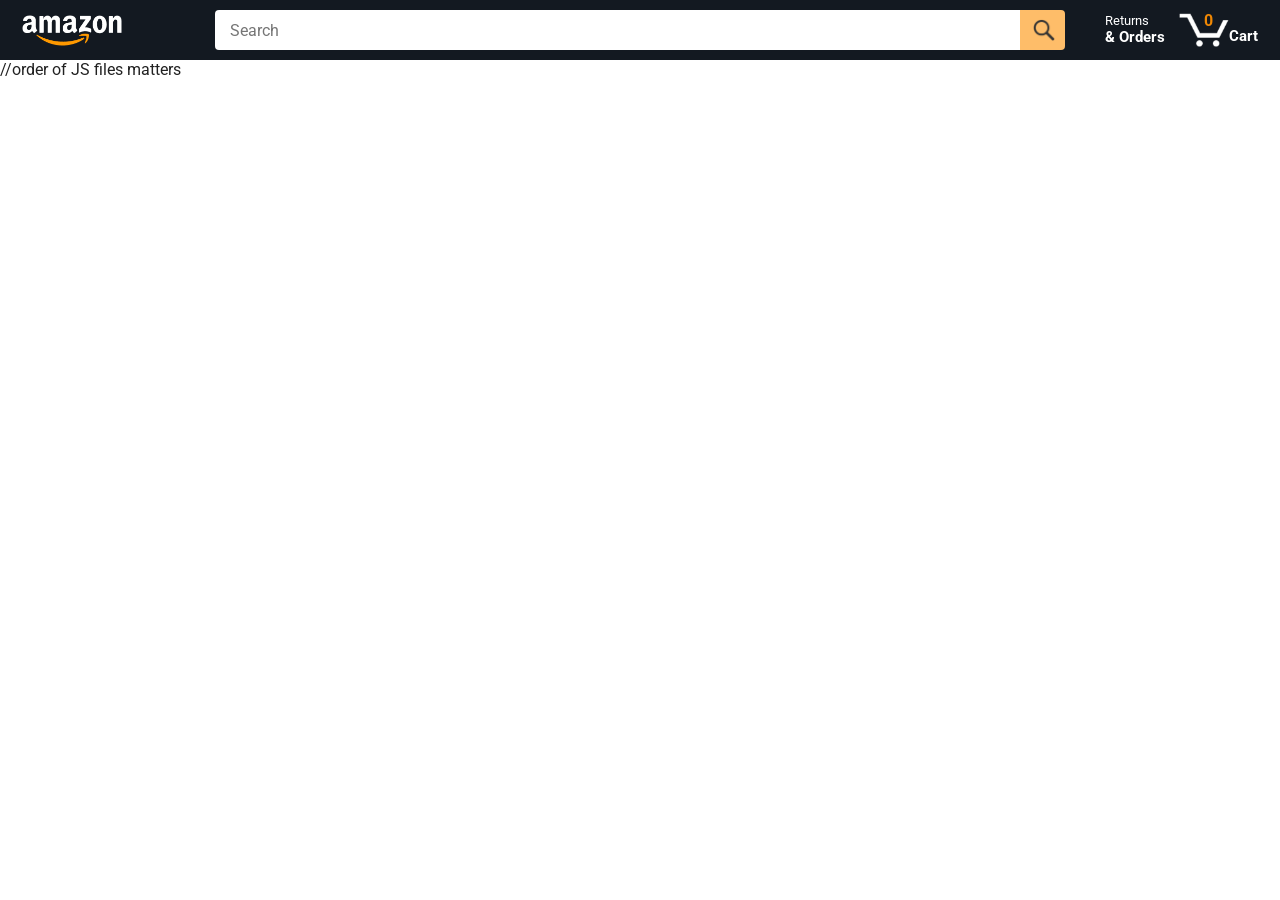
<file: index.html>
<!DOCTYPE html>
<html>
  <head>
    <title>Amazon Project</title>

    <!-- This code is needed for responsive design to work.
      (Responsive design = make the website look good on
      smaller screen sizes like a phone or a tablet). -->
    <meta name="viewport" content="width=device-width, initial-scale=1">

    <!-- Load a font called Roboto from Google Fonts. -->
    <link rel="preconnect" href="https://fonts.googleapis.com">
    <link rel="preconnect" href="https://fonts.gstatic.com" crossorigin>
    <link href="https://fonts.googleapis.com/css2?family=Roboto:wght@400;500;700&display=swap" rel="stylesheet">

    <!-- Here are the CSS files for this page. -->
    <link rel="stylesheet" href="styles/shared/general.css">
    <link rel="stylesheet" href="styles/shared/amazon-header.css">
    <link rel="stylesheet" href="styles/pages/amazon.css">
  </head>
  <body>
    <div class="amazon-header">
      <div class="amazon-header-left-section">
        <a href="amazon.html" class="header-link">
          <img class="amazon-logo"
            src="images/amazon-logo-white.png">
          <img class="amazon-mobile-logo"
            src="images/amazon-mobile-logo-white.png">
        </a>
      </div>

      <div class="amazon-header-middle-section">
        <input class="search-bar" type="text" placeholder="Search">

        <button class="search-button">
          <img class="search-icon" src="images/icons/search-icon.png">
        </button>
      </div>

      <div class="amazon-header-right-section">
        <a class="orders-link header-link" href="orders.html">
          <span class="returns-text">Returns</span>
          <span class="orders-text">& Orders</span>
        </a>

        <a class="cart-link header-link" href="checkout.html">
          <img class="cart-icon" src="images/icons/cart-icon.png">
          <div class="cart-quantity">0</div>
          <div class="cart-text">Cart</div>
        </a>
      </div>
    </div>
    
    <div class="main">
      <div class="products-grid">
        <!-- <div class="product-container">
          <div class="product-image-container">
            <img class="product-image"
              src="images/products/athletic-cotton-socks-6-pairs.jpg">
          </div>

          <div class="product-name limit-text-to-2-lines">
            Black and Gray Athletic Cotton Socks - 6 Pairs
          </div>

          <div class="product-rating-container">
            <img class="product-rating-stars"
              src="images/ratings/rating-45.png">
            <div class="product-rating-count link-primary">
              87
            </div>
          </div>

          <div class="product-price">
            $10.90
          </div>

          <div class="product-quantity-container">
            <select>
              <option selected value="1">1</option>
              <option value="2">2</option>
              <option value="3">3</option>
              <option value="4">4</option>
              <option value="5">5</option>
              <option value="6">6</option>
              <option value="7">7</option>
              <option value="8">8</option>
              <option value="9">9</option>
              <option value="10">10</option>
            </select>
          </div>

          <div class="product-spacer"></div>

          <div class="added-to-cart">
            <img src="images/icons/checkmark.png">
            Added
          </div>

          <button class="add-to-cart-button button-primary">
            Add to Cart
          </button>
        </div>

        <div class="product-container">
          <div class="product-image-container">
            <img class="product-image"
              src="images/products/intermediate-composite-basketball.jpg">
          </div>

          <div class="product-name limit-text-to-2-lines">
            Intermediate Size Basketball
          </div>

          <div class="product-rating-container">
            <img class="product-rating-stars"
              src="images/ratings/rating-40.png">
            <div class="product-rating-count link-primary">
              127
            </div>
          </div>

          <div class="product-price">
            $20.95
          </div>

          <div class="product-quantity-container">
            <select>
              <option selected value="1">1</option>
              <option value="2">2</option>
              <option value="3">3</option>
              <option value="4">4</option>
              <option value="5">5</option>
              <option value="6">6</option>
              <option value="7">7</option>
              <option value="8">8</option>
              <option value="9">9</option>
              <option value="10">10</option>
            </select>
          </div>

          <div class="product-spacer"></div>

          <div class="added-to-cart">
            <img src="images/icons/checkmark.png">
            Added
          </div>

          <button class="add-to-cart-button button-primary">
            Add to Cart
          </button>
        </div>

        <div class="product-container">
          <div class="product-image-container">
            <img class="product-image"
              src="images/products/adults-plain-cotton-tshirt-2-pack-teal.jpg">
          </div>

          <div class="product-name limit-text-to-2-lines">
            Adults Plain Cotton T-Shirt - 2 Pack
          </div>

          <div class="product-rating-container">
            <img class="product-rating-stars"
              src="images/ratings/rating-45.png">
            <div class="product-rating-count link-primary">
              56
            </div>
          </div>

          <div class="product-price">
            $7.99
          </div>

          <div class="product-quantity-container">
            <select>
              <option selected value="1">1</option>
              <option value="2">2</option>
              <option value="3">3</option>
              <option value="4">4</option>
              <option value="5">5</option>
              <option value="6">6</option>
              <option value="7">7</option>
              <option value="8">8</option>
              <option value="9">9</option>
              <option value="10">10</option>
            </select>
          </div>

          <div class="product-spacer"></div>

          <div class="added-to-cart">
            <img src="images/icons/checkmark.png">
            Added
          </div>

          <button class="add-to-cart-button button-primary">
            Add to Cart
          </button>
        </div> -->
      </div>
    </div>
    <script type="module" src="scripts/amazon.js"></script> //order of JS files matters
  </body>
</html>
</file>
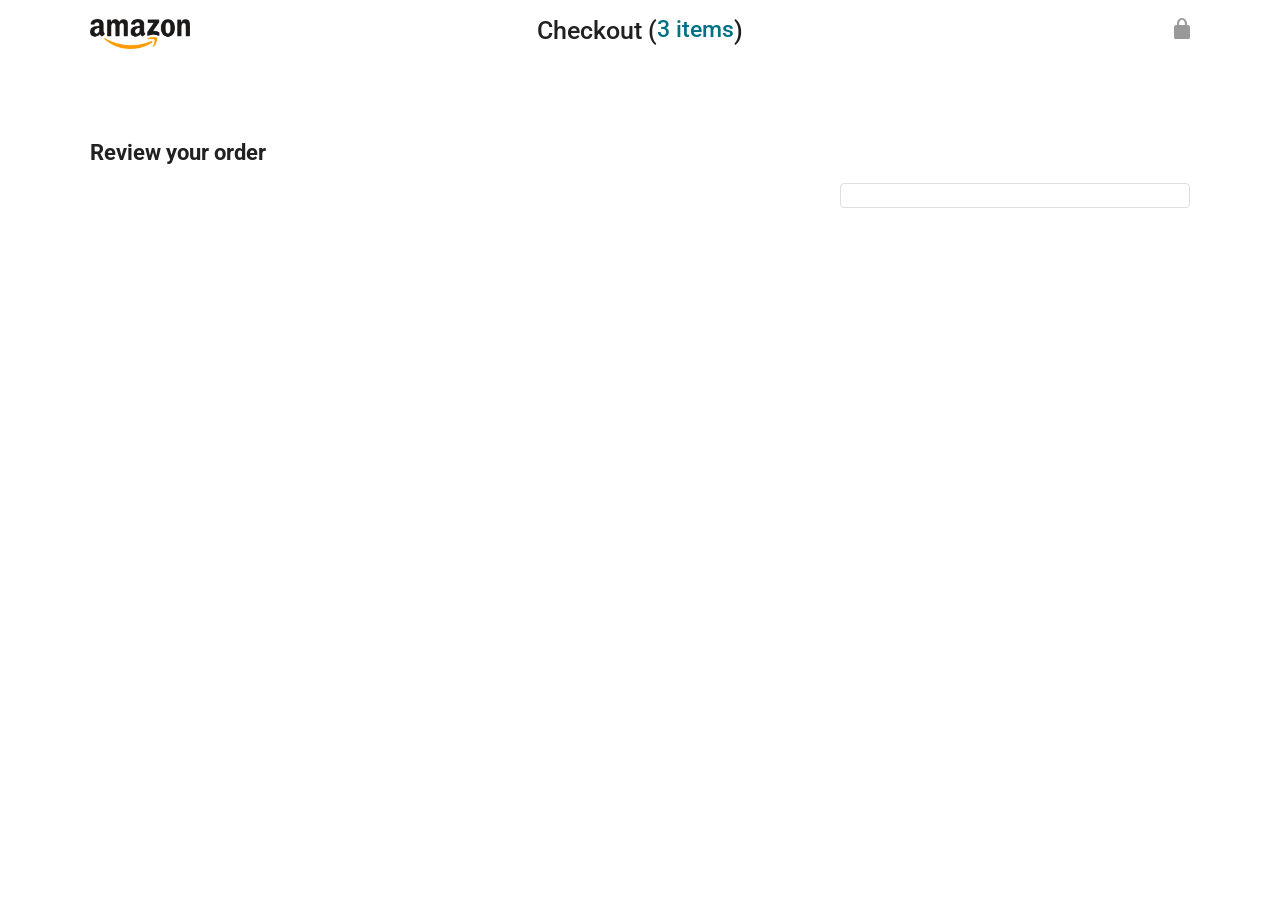
<file: checkout.html>
<!DOCTYPE html>
<html>
  <head>
    <title>Checkout</title>

    <!-- This code is needed for responsive design to work.
      (Responsive design = make the website look good on
      smaller screen sizes like a phone or a tablet). -->
    <meta name="viewport" content="width=device-width, initial-scale=1"> 

    <!-- Load a font called Roboto from Google Fonts. -->
    <link rel="preconnect" href="https://fonts.googleapis.com">
    <link rel="preconnect" href="https://fonts.gstatic.com" crossorigin>
    <link href="https://fonts.googleapis.com/css2?family=Roboto:wght@400;500;700&display=swap" rel="stylesheet">

    <!-- Here are the CSS files for this page. -->
    <link rel="stylesheet" href="styles/shared/general.css">
    <link rel="stylesheet" href="styles/pages/checkout/checkout-header.css">
    <link rel="stylesheet" href="styles/pages/checkout/checkout.css">
  </head>
  <body>
    <div class="checkout-header">
      <div class="header-content">
        <div class="checkout-header-left-section">
          <a href="amazon.html">
            <img class="amazon-logo" src="images/amazon-logo.png">
            <img class="amazon-mobile-logo" src="images/amazon-mobile-logo.png">
          </a>
        </div>

        <div class="checkout-header-middle-section">
          Checkout (<a class="return-to-home-link"
            href="amazon.html">3 items</a>)
        </div>

        <div class="checkout-header-right-section">
          <img src="images/icons/checkout-lock-icon.png">
        </div>
      </div>
    </div>

    <div class="main">
      <div class="page-title">Review your order</div>

      <div class="checkout-grid">
        <div class="order-summary">
          <!-- <div class="cart-item-container">
            <div class="delivery-date">
              Delivery date: Tuesday, June 21
            </div>

            <div class="cart-item-details-grid">
              <img class="product-image"
                src="images/products/athletic-cotton-socks-6-pairs.jpg">

              <div class="cart-item-details">
                <div class="product-name">
                  Black and Gray Athletic Cotton Socks - 6 Pairs
                </div>
                <div class="product-price">
                  $10.90
                </div>
                <div class="product-quantity">
                  <span>
                    Quantity: <span class="quantity-label">2</span>
                  </span>
                  <span class="update-quantity-link link-primary">
                    Update
                  </span>
                  <span class="delete-quantity-link link-primary">
                    Delete
                  </span>
                </div>
              </div>

              <div class="delivery-options">
                <div class="delivery-options-title">
                  Choose a delivery option:
                </div>
                <div class="delivery-option">
                  <input type="radio" checked
                    class="delivery-option-input"
                    name="delivery-option-1">
                  <div>
                    <div class="delivery-option-date">
                      Tuesday, June 21
                    </div>
                    <div class="delivery-option-price">
                      FREE Shipping
                    </div>
                  </div>
                </div>
                <div class="delivery-option">
                  <input type="radio"
                    class="delivery-option-input"
                    name="delivery-option-1">
                  <div>
                    <div class="delivery-option-date">
                      Wednesday, June 15
                    </div>
                    <div class="delivery-option-price">
                      $4.99 - Shipping
                    </div>
                  </div>
                </div>
                <div class="delivery-option">
                  <input type="radio"
                    class="delivery-option-input"
                    name="delivery-option-1">
                  <div>
                    <div class="delivery-option-date">
                      Monday, June 13
                    </div>
                    <div class="delivery-option-price">
                      $9.99 - Shipping
                    </div>
                  </div>
                </div>
              </div>
            </div>
          </div>

          <div class="cart-item-container">
            <div class="delivery-date">
              Delivery date: Wednesday, June 15
            </div>

            <div class="cart-item-details-grid">
              <img class="product-image"
                src="images/products/intermediate-composite-basketball.jpg">

              <div class="cart-item-details">
                <div class="product-name">
                  Intermediate Size Basketball
                </div>
                <div class="product-price">
                  $20.95
                </div>
                <div class="product-quantity">
                  <span>
                    Quantity: <span class="quantity-label">1</span>
                  </span>
                  <span class="update-quantity-link link-primary">
                    Update
                  </span>
                  <span class="delete-quantity-link link-primary">
                    Delete
                  </span>
                </div>
              </div>

              <div class="delivery-options">
                <div class="delivery-options-title">
                  Choose a delivery option:
                </div>

                <div class="delivery-option">
                  <input type="radio" class="delivery-option-input"
                    name="delivery-option-2">
                  <div>
                    <div class="delivery-option-date">
                      Tuesday, June 21
                    </div>
                    <div class="delivery-option-price">
                      FREE Shipping
                    </div>
                  </div>
                </div>
                <div class="delivery-option">
                  <input type="radio" checked class="delivery-option-input"
                    name="delivery-option-2">
                  <div>
                    <div class="delivery-option-date">
                      Wednesday, June 15
                    </div>
                    <div class="delivery-option-price">
                      $4.99 - Shipping
                    </div>
                  </div>
                </div>
                <div class="delivery-option">
                  <input type="radio" class="delivery-option-input"
                    name="delivery-option-2">
                  <div>
                    <div class="delivery-option-date">
                      Monday, June 13
                    </div>
                    <div class="delivery-option-price">
                      $9.99 - Shipping
                    </div>
                  </div>
                </div>
              </div>
            </div>
          </div> -->
        </div>

        <div class="payment-summary">
          <!-- <div class="payment-summary-title">
            Order Summary
          </div>

          <div class="payment-summary-row">
            <div>Items (3):</div>
            <div class="payment-summary-money">$42.75</div>
          </div>

          <div class="payment-summary-row">
            <div>Shipping &amp; handling:</div>
            <div class="payment-summary-money">$4.99</div>
          </div>

          <div class="payment-summary-row subtotal-row">
            <div>Total before tax:</div>
            <div class="payment-summary-money">$47.74</div>
          </div>

          <div class="payment-summary-row">
            <div>Estimated tax (10%):</div>
            <div class="payment-summary-money">$4.77</div>
          </div>

          <div class="payment-summary-row total-row">
            <div>Order total:</div>
            <div class="payment-summary-money">$52.51</div>
          </div>

          <button class="place-order-button button-primary">
            Place your order
          </button> -->
        </div>
      </div>
    </div>
    <script type="module" src="scripts/checkout.js"></script>
  </body>
</html>
</file>
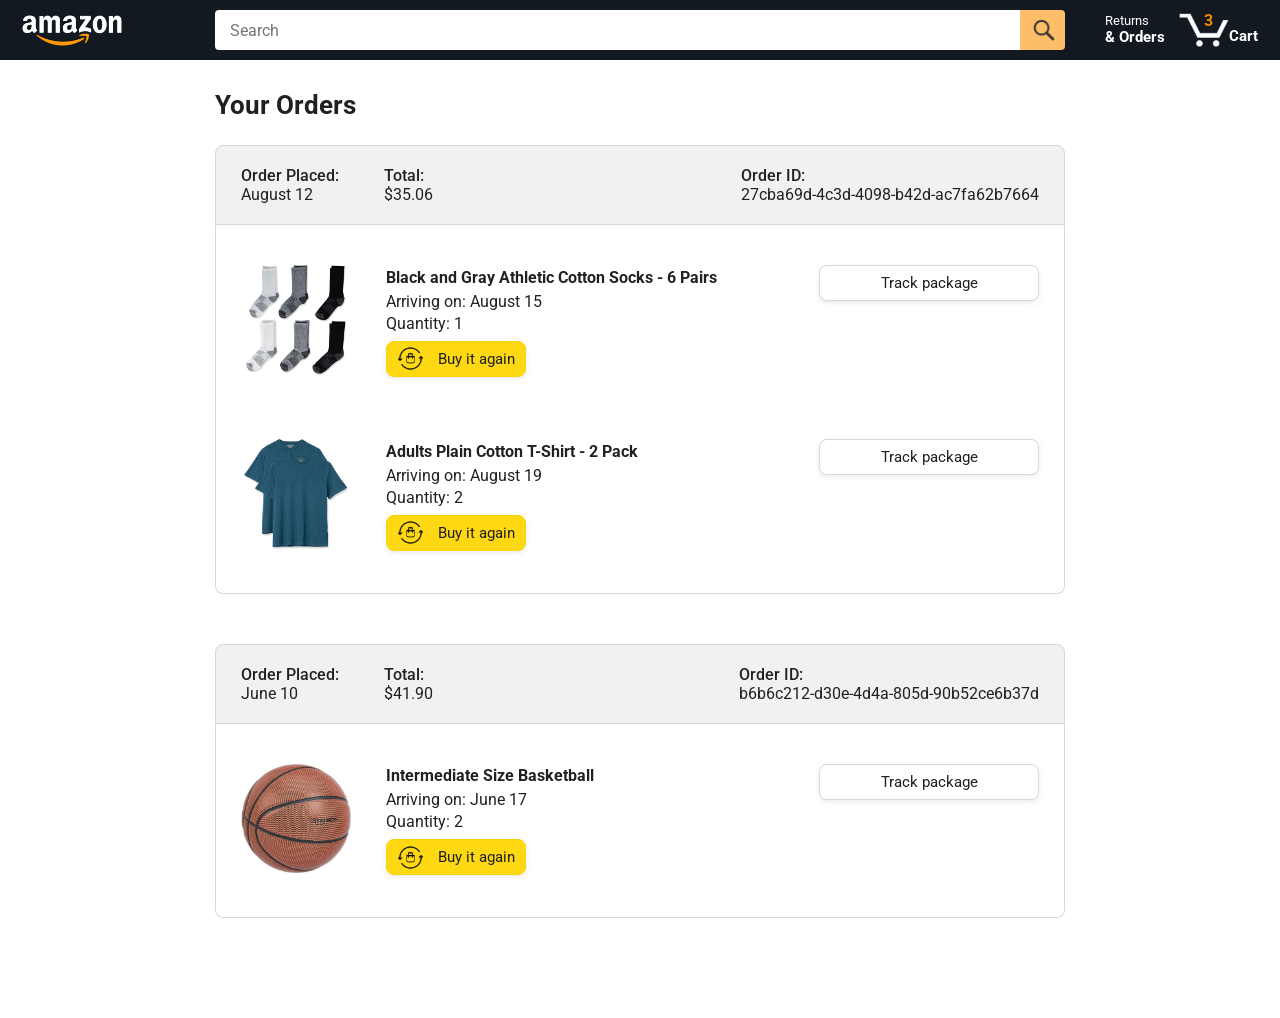
<file: orders.html>
<!DOCTYPE html>
<html>
  <head>
    <title>Orders</title>

    <!-- This code is needed for responsive design to work.
      (Responsive design = make the website look good on
      smaller screen sizes like a phone or a tablet). -->
    <meta name="viewport" content="width=device-width, initial-scale=1">

    <!-- Load a font called Roboto from Google Fonts. -->
    <link rel="preconnect" href="https://fonts.googleapis.com">
    <link rel="preconnect" href="https://fonts.gstatic.com" crossorigin>
    <link href="https://fonts.googleapis.com/css2?family=Roboto:wght@400;500;700&display=swap" rel="stylesheet">

    <!-- Here are the CSS files for this page. -->
    <link rel="stylesheet" href="styles/shared/general.css">
    <link rel="stylesheet" href="styles/shared/amazon-header.css">
    <link rel="stylesheet" href="styles/pages/orders.css">
  </head>
  <body>
    <div class="amazon-header">
      <div class="amazon-header-left-section">
        <a href="amazon.html" class="header-link">
          <img class="amazon-logo"
            src="images/amazon-logo-white.png">
          <img class="amazon-mobile-logo"
            src="images/amazon-mobile-logo-white.png">
        </a>
      </div>

      <div class="amazon-header-middle-section">
        <input class="search-bar" type="text" placeholder="Search">

        <button class="search-button">
          <img class="search-icon" src="images/icons/search-icon.png">
        </button>
      </div>

      <div class="amazon-header-right-section">
        <a class="orders-link header-link" href="orders.html">
          <span class="returns-text">Returns</span>
          <span class="orders-text">& Orders</span>
        </a>

        <a class="cart-link header-link" href="checkout.html">
          <img class="cart-icon" src="images/icons/cart-icon.png">
          <div class="cart-quantity">3</div>
          <div class="cart-text">Cart</div>
        </a>
      </div>
    </div>

    <div class="main">
      <div class="page-title">Your Orders</div>

      <div class="orders-grid">
        <div class="order-container">
          
          <div class="order-header">
            <div class="order-header-left-section">
              <div class="order-date">
                <div class="order-header-label">Order Placed:</div>
                <div>August 12</div>
              </div>
              <div class="order-total">
                <div class="order-header-label">Total:</div>
                <div>$35.06</div>
              </div>
            </div>

            <div class="order-header-right-section">
              <div class="order-header-label">Order ID:</div>
              <div>27cba69d-4c3d-4098-b42d-ac7fa62b7664</div>
            </div>
          </div>

          <div class="order-details-grid">
            <div class="product-image-container">
              <img src="images/products/athletic-cotton-socks-6-pairs.jpg">
            </div>

            <div class="product-details">
              <div class="product-name">
                Black and Gray Athletic Cotton Socks - 6 Pairs
              </div>
              <div class="product-delivery-date">
                Arriving on: August 15
              </div>
              <div class="product-quantity">
                Quantity: 1
              </div>
              <button class="buy-again-button button-primary">
                <img class="buy-again-icon" src="images/icons/buy-again.png">
                <span class="buy-again-message">Buy it again</span>
              </button>
            </div>

            <div class="product-actions">
              <a href="tracking.html">
                <button class="track-package-button button-secondary">
                  Track package
                </button>
              </a>
            </div>

            <div class="product-image-container">
              <img src="images/products/adults-plain-cotton-tshirt-2-pack-teal.jpg">
            </div>

            <div class="product-details">
              <div class="product-name">
                Adults Plain Cotton T-Shirt - 2 Pack
              </div>
              <div class="product-delivery-date">
                Arriving on: August 19
              </div>
              <div class="product-quantity">
                Quantity: 2
              </div>
              <button class="buy-again-button button-primary">
                <img class="buy-again-icon" src="images/icons/buy-again.png">
                <span class="buy-again-message">Buy it again</span>
              </button>
            </div>

            <div class="product-actions">
              <a href="tracking.html">
                <button class="track-package-button button-secondary">
                  Track package
                </button>
              </a>
            </div>
          </div>
        </div>

        <div class="order-container">

          <div class="order-header">
            <div class="order-header-left-section">
              <div class="order-date">
                <div class="order-header-label">Order Placed:</div>
                <div>June 10</div>
              </div>
              <div class="order-total">
                <div class="order-header-label">Total:</div>
                <div>$41.90</div>
              </div>
            </div>

            <div class="order-header-right-section">
              <div class="order-header-label">Order ID:</div>
              <div>b6b6c212-d30e-4d4a-805d-90b52ce6b37d</div>
            </div>
          </div>

          <div class="order-details-grid">
            <div class="product-image-container">
              <img src="images/products/intermediate-composite-basketball.jpg">
            </div>

            <div class="product-details">
              <div class="product-name">
                Intermediate Size Basketball
              </div>
              <div class="product-delivery-date">
                Arriving on: June 17
              </div>
              <div class="product-quantity">
                Quantity: 2
              </div>
              <button class="buy-again-button button-primary">
                <img class="buy-again-icon" src="images/icons/buy-again.png">
                <span class="buy-again-message">Buy it again</span>
              </button>
            </div>

            <div class="product-actions">
              <a href="tracking.html">
                <button class="track-package-button button-secondary">
                  Track package
                </button>
              </a>
            </div>
          </div>
        </div>
      </div>
    </div>
  </body>
</html>
</file>
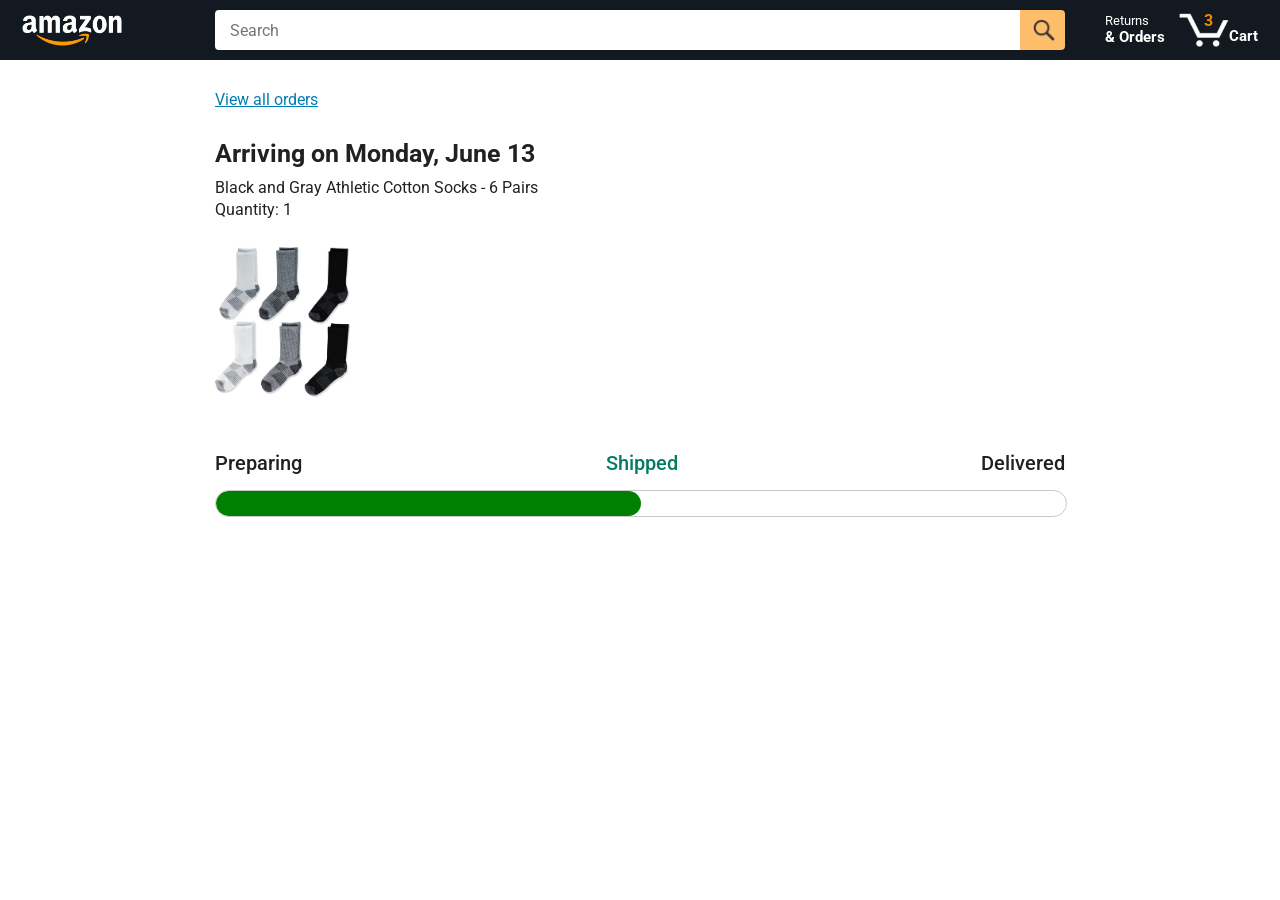
<file: tracking.html>
<!DOCTYPE html>
<html>
  <head>
    <title>Tracking</title>

    <!-- This code is needed for responsive design to work.
      (Responsive design = make the website look good on
      smaller screen sizes like a phone or a tablet). -->
    <meta name="viewport" content="width=device-width, initial-scale=1">

    <!-- Load a font called Roboto from Google Fonts. -->
    <link rel="preconnect" href="https://fonts.googleapis.com">
    <link rel="preconnect" href="https://fonts.gstatic.com" crossorigin>
    <link href="https://fonts.googleapis.com/css2?family=Roboto:wght@400;500;700&display=swap" rel="stylesheet">

    <!-- Here are the CSS files for this page. -->
    <link rel="stylesheet" href="styles/shared/general.css">
    <link rel="stylesheet" href="styles/shared/amazon-header.css">
    <link rel="stylesheet" href="styles/pages/tracking.css">
  </head>
  <body>
    <div class="amazon-header">
      <div class="amazon-header-left-section">
        <a href="amazon.html" class="header-link">
          <img class="amazon-logo"
            src="images/amazon-logo-white.png">
          <img class="amazon-mobile-logo"
            src="images/amazon-mobile-logo-white.png">
        </a>
      </div>

      <div class="amazon-header-middle-section">
        <input class="search-bar" type="text" placeholder="Search">

        <button class="search-button">
          <img class="search-icon" src="images/icons/search-icon.png">
        </button>
      </div>

      <div class="amazon-header-right-section">
        <a class="orders-link header-link" href="orders.html">
          <span class="returns-text">Returns</span>
          <span class="orders-text">& Orders</span>
        </a>

        <a class="cart-link header-link" href="checkout.html">
          <img class="cart-icon" src="images/icons/cart-icon.png">
          <div class="cart-quantity">3</div>
          <div class="cart-text">Cart</div>
        </a>
      </div>
    </div>

    <div class="main">
      <div class="order-tracking">
        <a class="back-to-orders-link link-primary" href="orders.html">
          View all orders
        </a>

        <div class="delivery-date">
          Arriving on Monday, June 13
        </div>

        <div class="product-info">
          Black and Gray Athletic Cotton Socks - 6 Pairs
        </div>

        <div class="product-info">
          Quantity: 1
        </div>

        <img class="product-image" src="images/products/athletic-cotton-socks-6-pairs.jpg">

        <div class="progress-labels-container">
          <div class="progress-label">
            Preparing
          </div>
          <div class="progress-label current-status">
            Shipped
          </div>
          <div class="progress-label">
            Delivered
          </div>
        </div>

        <div class="progress-bar-container">
          <div class="progress-bar"></div>
        </div>
      </div>
    </div>
  </body>
</html>
</file>
<file: styles/shared/general.css>
body {
  font-family: Roboto, Arial;
  color: rgb(33, 33, 33);
  /* The <body> element has a default margin of 8px
     on all sides. This removes the default margins. */
  margin: 0;
}

/* <p> elements have a default margin on the top
   and bottom. This removes the default margins. */
p {
  margin: 0;
}

button {
  cursor: pointer;
}

select {
  cursor: pointer;
}

input, select, button {
  font-family: Roboto, Arial;
}

.button-primary {
  color: rgb(33, 33, 33);
  background-color: rgb(255, 216, 20);
  border: 1px solid rgb(252, 210, 0);
  border-radius: 8px;
  cursor: pointer;
  box-shadow: 0 2px 5px rgba(213, 217, 217, 0.5);
}

.button-primary:hover {
  background-color: rgb(247, 202, 0);
  border: 1px solid rgb(242, 194, 0);
}

.button-primary:active {
  background: rgb(255, 216, 20);
  border-color: rgb(252, 210, 0);
  box-shadow: none;
}

.button-secondary {
  color: rgb(33, 33, 33);
  background: white;
  border: 1px solid rgb(213, 217, 217);
  border-radius: 8px;
  cursor: pointer;
  box-shadow: 0 2px 5px rgba(213, 217, 217, 0.5);
}

.button-secondary:hover {
  background-color: rgb(247, 250, 250);
}

.button-secondary:active {
  background-color: rgb(237, 253, 255);
  box-shadow: none;
}

/* These styles will limit text to 2 lines. Anything
   beyond 2 lines will be replaced with "..."
   You can find this code by using an A.I. tool or by
   searching in Google.
   https://css-tricks.com/almanac/properties/l/line-clamp/ */
.limit-text-to-2-lines {
  display: -webkit-box;
  -webkit-line-clamp: 2;
  -webkit-box-orient: vertical;
  overflow: hidden;
}

.link-primary {
  color: rgb(1, 124, 182);
  cursor: pointer;
}

.link-primary:hover {
  color: rgb(196, 80, 0);
}

/* Styles for dropdown selectors. */
select {
  color: rgb(33, 33, 33);
  background-color: rgb(240, 240, 240);
  border: 1px solid rgb(213, 217, 217);
  border-radius: 8px;
  padding: 3px 5px;
  font-size: 15px;
  cursor: pointer;
  box-shadow: 0 2px 5px rgba(213, 217, 217, 0.5);
}

select:focus,
input:focus {
  outline: 2px solid rgb(255, 153, 0);
}
</file>
<file: styles/shared/amazon-header.css>
.amazon-header {
  background-color: rgb(19, 25, 33);
  color: white;
  padding-left: 15px;
  padding-right: 15px;

  display: flex;
  align-items: center;
  justify-content: space-between;

  position: fixed;
  top: 0;
  left: 0;
  right: 0;
  height: 60px;
}

.amazon-header-left-section {
  width: 180px;
}

@media (max-width: 800px) {
  .amazon-header-left-section {
    width: unset;
  }
}

.header-link {
  display: inline-block;
  padding: 6px;
  border-radius: 2px;
  cursor: pointer;
  text-decoration: none;
  border: 1px solid rgba(0, 0, 0, 0);
}

.header-link:hover {
  border: 1px solid white;
}

.amazon-logo {
  width: 100px;
  margin-top: 5px;
}

.amazon-mobile-logo {
  display: none;
}

@media (max-width: 575px) {
  .amazon-logo {
    display: none;
  }

  .amazon-mobile-logo {
    display: block;
    height: 35px;
    margin-top: 5px;
  }
}

.amazon-header-middle-section {
  flex: 1;
  max-width: 850px;
  margin-left: 10px;
  margin-right: 10px;
  display: flex;
}

.search-bar {
  flex: 1;
  width: 0;
  font-size: 16px;
  height: 38px;
  padding-left: 15px;
  border: none;
  border-top-left-radius: 4px;
  border-bottom-left-radius: 4px;
  border-top-right-radius: 0;
  border-bottom-right-radius: 0;
}

.search-button {
  background-color: rgb(254, 189, 105);
  border: none;
  width: 45px;
  height: 40px;
  border-top-right-radius: 4px;
  border-bottom-right-radius: 4px;
  flex-shrink: 0;
}

.search-icon {
  height: 22px;
  margin-left: 2px;
  margin-top: 3px;
}

.amazon-header-right-section {
  width: 180px;
  flex-shrink: 0;
  display: flex;
  justify-content: end;
}

.orders-link {
  color: white;
}

.returns-text {
  display: block;
  font-size: 13px;
}

.orders-text {
  display: block;
  font-size: 15px;
  font-weight: 700;
}

.cart-link {
  color: white;
  display: flex;
  align-items: center;
  position: relative;
}

.cart-icon {
  width: 50px;
}

.cart-text {
  margin-top: 12px;
  font-size: 15px;
  font-weight: 700;
}

.cart-quantity {
  color: rgb(240, 136, 4);
  font-size: 16px;
  font-weight: 700;

  position: absolute;
  top: 4px;
  left: 22px;
  
  width: 26px;
  text-align: center;
}
</file>
<file: styles/pages/amazon.css>
.main {
  margin-top: 60px;
}

.products-grid {
  display: grid;

  /* - In CSS Grid, 1fr means a column will take up the
       remaining space in the grid.
     - If we write 1fr 1fr ... 1fr; 8 times, this will
       divide the grid into 8 columns, each taking up an
       equal amount of the space.
     - repeat(8, 1fr); is a shortcut for repeating "1fr"
       8 times (instead of typing out "1fr" 8 times).
       repeat(...) is a special property that works with
       display: grid; */
  grid-template-columns: repeat(8, 1fr);
}

/* @media is used to create responsive design (making the
   website look good on any screen size). This @media
   means when the screen width is 2000px or less, we
   will divide the grid into 7 columns instead of 8. */
@media (max-width: 2000px) {
  .products-grid {
    grid-template-columns: repeat(7, 1fr);
  }
}

/* This @media means when the screen width is 1600px or
   less, we will divide the grid into 6 columns. */
@media (max-width: 1600px) {
  .products-grid {
    grid-template-columns: repeat(6, 1fr);
  }
}

@media (max-width: 1300px) {
  .products-grid {
    grid-template-columns: repeat(5, 1fr);
  }
}

@media (max-width: 1000px) {
  .products-grid {
    grid-template-columns: repeat(4, 1fr);
  }
}

@media (max-width: 800px) {
  .products-grid {
    grid-template-columns: repeat(3, 1fr);
  }
}

@media (max-width: 575px) {
  .products-grid {
    grid-template-columns: repeat(2, 1fr);
  }
}

@media (max-width: 450px) {
  .products-grid {
    grid-template-columns: 1fr;
  }
}

.product-container {
  padding-top: 40px;
  padding-bottom: 25px;
  padding-left: 25px;
  padding-right: 25px;

  border-right: 1px solid rgb(231, 231, 231);
  border-bottom: 1px solid rgb(231, 231, 231);

  display: flex;
  flex-direction: column;
}

.product-image-container {
  display: flex;
  justify-content: center;
  align-items: center;

  height: 180px;
  margin-bottom: 20px;
}

.product-image {
  /* Images will overflow their container by default. To
    prevent this, we set max-width and max-height to 100%
    so they stay inside their container. */
  max-width: 100%;
  max-height: 100%;
}

.product-name {
  height: 40px;
  margin-bottom: 5px;
}

.product-rating-container {
  display: flex;
  align-items: center;
  margin-bottom: 10px;
}

.product-rating-stars {
  width: 100px;
  margin-right: 6px;
}

.product-rating-count {
  color: rgb(1, 124, 182);
  cursor: pointer;
  margin-top: 3px;
}

.product-price {
  font-weight: 700;
  margin-bottom: 10px;
}

.product-quantity-container {
  margin-bottom: 17px;
}

.product-spacer {
  flex: 1;
}

.added-to-cart {
  color: rgb(6, 125, 98);
  font-size: 16px;

  display: flex;
  align-items: center;
  margin-bottom: 8px;

  /* At first, the "Added to cart" message will
     be invisible. Use JavaScript to change the
     opacity and make it visible. */
  opacity: 0;
}

.added-to-cart img {
  height: 20px;
  margin-right: 5px;
}

.add-to-cart-button {
  width: 100%;
  padding: 8px;
  border-radius: 50px;
}
</file>
<file: styles/pages/checkout/checkout-header.css>
.checkout-header {
  height: 60px;
  padding-left: 30px;
  padding-right: 30px;
  background-color: white;

  display: flex;
  justify-content: center;

  position: fixed;
  top: 0;
  left: 0;
  right: 0;
  z-index: 1000;
}

.header-content {
  width: 100%;
  max-width: 1100px;

  display: flex;
  align-items: center;
}

.checkout-header-left-section {
  width: 150px;
}

.amazon-logo {
  width: 100px;
  margin-top: 12px;
}

.amazon-mobile-logo {
  display: none;
}

/* @media is used to create responsive design (making the
   website look good on any screen size). This @media
   means when the screen width is 575px or less, different
   styles (inside the {...}) will be applied. */
@media (max-width: 575px) {
  .checkout-header-left-section {
    width: auto;
  }

  .amazon-logo {
    display: none;
  }

  .amazon-mobile-logo {
    display: inline-block;
    height: 35px;
    margin-top: 5px;
  }
}

.checkout-header-middle-section {
  flex: 1;
  flex-shrink: 0;
  text-align: center;

  font-size: 25px;
  font-weight: 500;

  display: flex;
  justify-content: center;
}

.return-to-home-link {
  color: rgb(0, 113, 133);
  font-size: 23px;
  text-decoration: none;
  cursor: pointer;
}

@media (max-width: 1000px) {
  .checkout-header-middle-section {
    font-size: 20px;
    margin-right: 60px;
  }

  .return-to-home-link {
    font-size: 18px;
  }
}

@media (max-width: 575px) {
  .checkout-header-middle-section {
    margin-right: 5px;
  }
}

.checkout-header-right-section {
  text-align: right;
  width: 150px;
}

@media (max-width: 1000px) {
  .checkout-header-right-section {
    width: auto;
  }
}
</file>
<file: styles/pages/checkout/checkout.css>
.main {
  max-width: 1100px;
  padding-left: 30px;
  padding-right: 30px;

  margin-top: 140px;
  margin-bottom: 100px;

  /* margin-left: auto;
     margin-right auto;
     Is a trick for centering an element horizontally
     without needing a container. */
  margin-left: auto;
  margin-right: auto;
}

.page-title {
  font-weight: 700;
  font-size: 22px;
  margin-bottom: 18px;
}

.checkout-grid {
  display: grid;
  /* Here, 1fr means the first column will take
     up the remaining space in the grid. */
  grid-template-columns: 1fr 350px;
  column-gap: 12px;

  /* Use align-items: start; to prevent the elements
     in the grid from stretching vertically. */
  align-items: start;
}

@media (max-width: 1000px) {
  .main {
    max-width: 500px;
  }

  .checkout-grid {
    grid-template-columns: 1fr;
  }
}

.cart-item-container,
.payment-summary {
  border: 1px solid rgb(222, 222, 222);
  border-radius: 4px;
  padding: 18px;
}

.cart-item-container {
  margin-bottom: 12px;
}

.payment-summary {
  padding-bottom: 5px;
}

@media (max-width: 1000px) {
  .payment-summary {
    /* grid-row: 1 means this element will be placed into row
      1 in the grid. (Normally, the row that an element is
      placed in is determined by the order of the elements in
      the HTML. grid-row overrides this default ordering). */
    grid-row: 1;
    margin-bottom: 12px;
  }
}

.delivery-date {
  color: rgb(0, 118, 0);
  font-weight: 700;
  font-size: 19px;
  margin-top: 5px;
  margin-bottom: 22px;
}

.cart-item-details-grid {
  display: grid;
  /* 100px 1fr 1fr; means the 2nd and 3rd column will
     take up half the remaining space in the grid
     (they will divide up the remaining space evenly). */
  grid-template-columns: 100px 1fr 1fr;
  column-gap: 25px;
}

@media (max-width: 1000px) {
  .cart-item-details-grid {
    grid-template-columns: 100px 1fr;
    row-gap: 30px;
  }
}

.product-image {
  max-width: 100%;
  max-height: 120px;

  /* margin-left: auto;
     margin-right auto;
     Is a trick for centering an element horizontally
     without needing a container. */
  margin-left: auto;
  margin-right: auto;
}

.product-name {
  font-weight: 700;
  margin-bottom: 8px;
}

.product-price {
  color: rgb(177, 39, 4);
  font-weight: 700;
  margin-bottom: 5px;
}

.product-quantity .link-primary {
  margin-left: 3px;
}

@media (max-width: 1000px) {
  .delivery-options {
    /* grid-column: 1 means this element will be placed
       in column 1 in the grid. (Normally, the column that
       an element is placed in is determined by the order
       of the elements in the HTML. grid-column overrides
       this default ordering).
       
       / span 2 means this element will take up 2 columns
       in the grid (Normally, each element takes up 1
       column in the grid). */
    grid-column: 1 / span 2;
  }
}

.delivery-options-title {
  font-weight: 700;
  margin-bottom: 10px;
}

.delivery-option {
  display: grid;
  grid-template-columns: 24px 1fr;
  margin-bottom: 12px;
  cursor: pointer;
}

.delivery-option-input {
  margin-left: 0px;
  cursor: pointer;
}

.delivery-option-date {
  color: rgb(0, 118, 0);
  font-weight: 500;
  margin-bottom: 3px;
}

.delivery-option-price {
  color: rgb(120, 120, 120);
  font-size: 15px;
}

.payment-summary-title {
  font-weight: 700;
  font-size: 18px;
  margin-bottom: 12px;
}

.payment-summary-row {
  display: grid;
  /* 1fr auto; means the width of the 2nd column will be
     determined by the elements inside the column (auto).
     The 1st column will take up the remaining space. */
  grid-template-columns: 1fr auto;

  font-size: 15px;
  margin-bottom: 9px;
}

.payment-summary-money {
  text-align: right;
}

.subtotal-row .payment-summary-money {
  border-top: 1px solid rgb(222, 222, 222);
}

.subtotal-row div {
  padding-top: 9px;
}

.total-row {
  color: rgb(177, 39, 4);
  font-weight: 700;
  font-size: 18px;

  border-top: 1px solid rgb(222, 222, 222);
  padding-top: 18px;
}

.place-order-button {
  width: 100%;
  padding-top: 12px;
  padding-bottom: 12px;
  border-radius: 8px;

  margin-top: 11px;
  margin-bottom: 15px;
}

.quantity-input{
  margin-left: 10px;
  width: 50px;
}

.save-quantity-link {
  margin-right: 10px;
}
</file>
<file: styles/pages/orders.css>
.main {
  max-width: 850px;
  margin-top: 90px;
  margin-bottom: 100px;
  padding-left: 20px;
  padding-right: 20px;

  /* margin-left: auto;
     margin-right auto;
     Is a trick for centering an element horizontally
     without needing a container. */
  margin-left: auto;
  margin-right: auto;
}

.page-title {
  font-weight: 700;
  font-size: 26px;
  margin-bottom: 25px;
}

.orders-grid {
  display: grid;
  grid-template-columns: 1fr;
  row-gap: 50px;
}

.order-header {
  background-color: rgb(240, 242, 242);
  border: 1px solid rgb(213, 217, 217);

  display: flex;
  align-items: center;
  justify-content: space-between;

  padding: 20px 25px;
  border-top-left-radius: 8px;
  border-top-right-radius: 8px;
}

.order-header-left-section {
  display: flex;
  flex-shrink: 0;
}

.order-header-label {
  font-weight: 500;
}

.order-date,
.order-total {
  margin-right: 45px;
}

.order-header-right-section {
  flex-shrink: 1;
}

@media (max-width: 575px) {
  .order-header {
    flex-direction: column;
    align-items: start;
    line-height: 23px;
    padding: 15px;
  }

  .order-header-left-section {
    flex-direction: column;
  }

  .order-header-label {
    margin-right: 5px;
  }

  .order-date,
  .order-total {
    display: grid;
    grid-template-columns: auto 1fr;
    margin-right: 0;
  }

  .order-header-right-section {
    display: grid;
    grid-template-columns: auto 1fr;
  }
}

.order-details-grid {
  padding: 40px 25px;
  border: 1px solid rgb(213, 217, 217);
  border-top: none;
  border-bottom-left-radius: 8px;
  border-bottom-right-radius: 8px;

  display: grid;
  grid-template-columns: 110px 1fr 220px;
  column-gap: 35px;
  row-gap: 60px;
  align-items: center;
}

@media (max-width: 800px) {
  .order-details-grid {
    grid-template-columns: 110px 1fr;
    row-gap: 0;
    padding-bottom: 8px;
  }
}

@media (max-width: 450px) {
  .order-details-grid {
    grid-template-columns: 1fr;
  }
}

.product-image-container {
  text-align: center;
}

.product-image-container img {
  max-width: 110px;
  max-height: 110px;
}

.product-name {
  font-weight: 700;
  margin-bottom: 5px;
}

.product-delivery-date {
  margin-bottom: 3px;
}

.product-quantity {
  margin-bottom: 8px;
}

.buy-again-button {
  font-size: 15px;
  width: 140px;
  height: 36px;
  border-radius: 8px;

  display: flex;
  align-items: center;
  justify-content: center;
}

.buy-again-icon {
  width: 25px;
  margin-right: 15px;
}

.product-actions {
  align-self: start;
}

.track-package-button {
  width: 100%;
  font-size: 15px;
  padding: 8px;
}

@media (max-width: 800px) {
  .buy-again-button {
    margin-bottom: 10px;
  }

  .product-actions {
    /* grid-column: 2 means this element will be placed
       in column 2 in the grid. (Normally, the column that
       an element is placed in is determined by the order
       of the elements in the HTML. grid-column overrides
       this default ordering). */
    grid-column: 2;
    margin-bottom: 30px;
  }

  .track-package-button {
    width: 140px;
  }
}

@media (max-width: 450px) {
  .product-image-container {
    text-align: center;
    margin-bottom: 25px;
  }

  .product-image-container img {
    max-width: 150px;
    max-height: 150px;
  }

  .product-name {
    margin-bottom: 10px;
  }

  .product-quantity {
    margin-bottom: 15px;
  }

  .buy-again-button {
    width: 100%;
    margin-bottom: 15px;
  }

  .product-actions {
    /* grid-column: auto; undos grid-column: 2; from above.
       This element will now be placed in its normal column
       in the grid. */
    grid-column: auto;
    margin-bottom: 70px;
  }

  .track-package-button {
    width: 100%;
    padding: 12px;
  }
}
</file>
<file: styles/pages/tracking.css>
.main {
  max-width: 850px;
  margin-top: 90px;
  margin-bottom: 100px;
  padding-left: 30px;
  padding-right: 30px;

  /* margin-left: auto;
     margin-right auto;
     Is a trick for centering an element horizontally
     without needing a container. */
  margin-left: auto;
  margin-right: auto;
}

.back-to-orders-link {
  display: inline-block;
  margin-bottom: 30px;
}

.delivery-date {
  font-size: 25px;
  font-weight: 700;
  margin-bottom: 10px;
}

.product-info {
  margin-bottom: 3px;
}

.product-image {
  max-width: 150px;
  max-height: 150px;
  margin-top: 25px;
  margin-bottom: 50px;
}

.progress-labels-container {
  display: flex;
  justify-content: space-between;
  font-size: 20px;
  font-weight: 500;
  margin-bottom: 15px;
}

.current-status {
  color: rgb(6, 125, 98);
}

@media (max-width: 575px) {
  .progress-labels-container {
    font-size: 16px;
  }
}

@media (max-width: 450px) {
  .progress-labels-container {
    flex-direction: column;
    margin-bottom: 5px;
  }

  .progress-label {
    margin-bottom: 3px;
  }
}

.progress-bar-container {
  height: 25px;
  width: 100%;

  border: 1px solid rgb(200, 200, 200);
  border-radius: 50px;
  overflow: hidden;
}

.progress-bar {
  height: 100%;
  background-color: green;
  border-radius: 50px;
  width: 50%;
}
</file>
